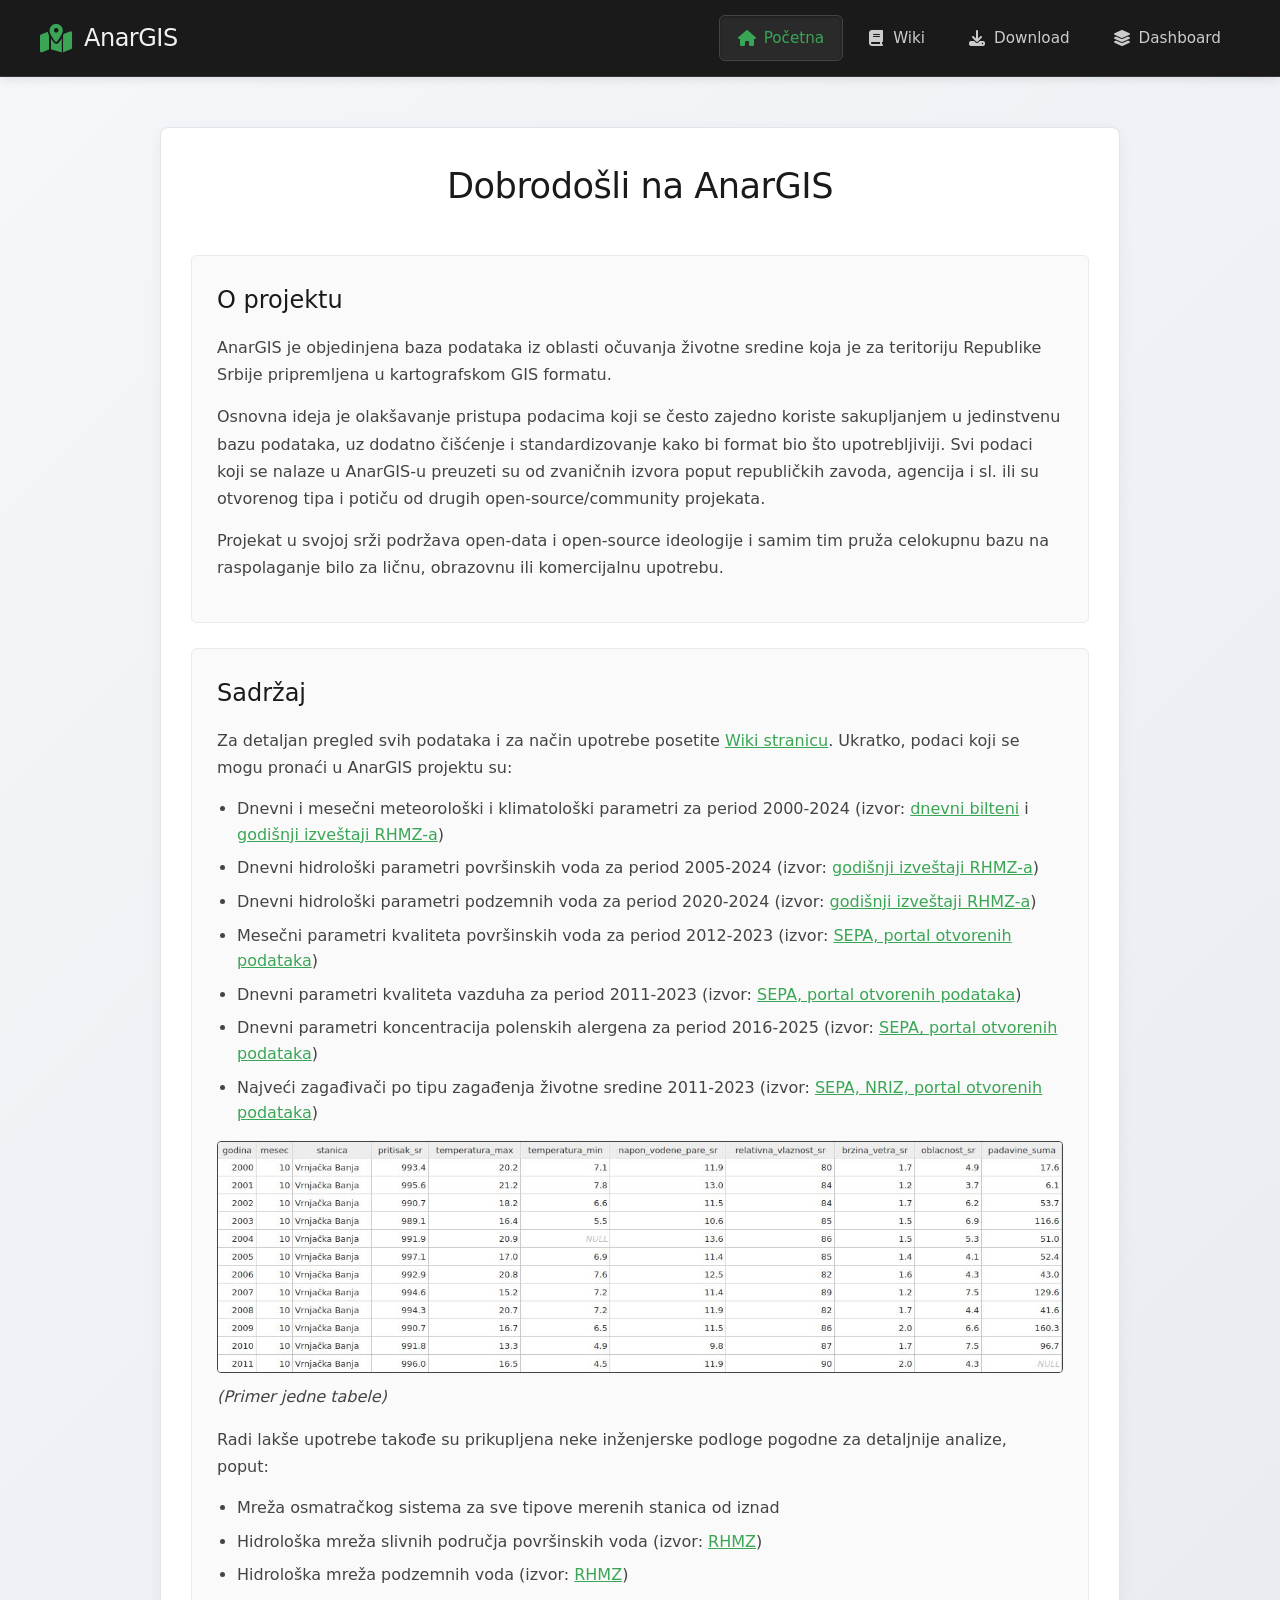
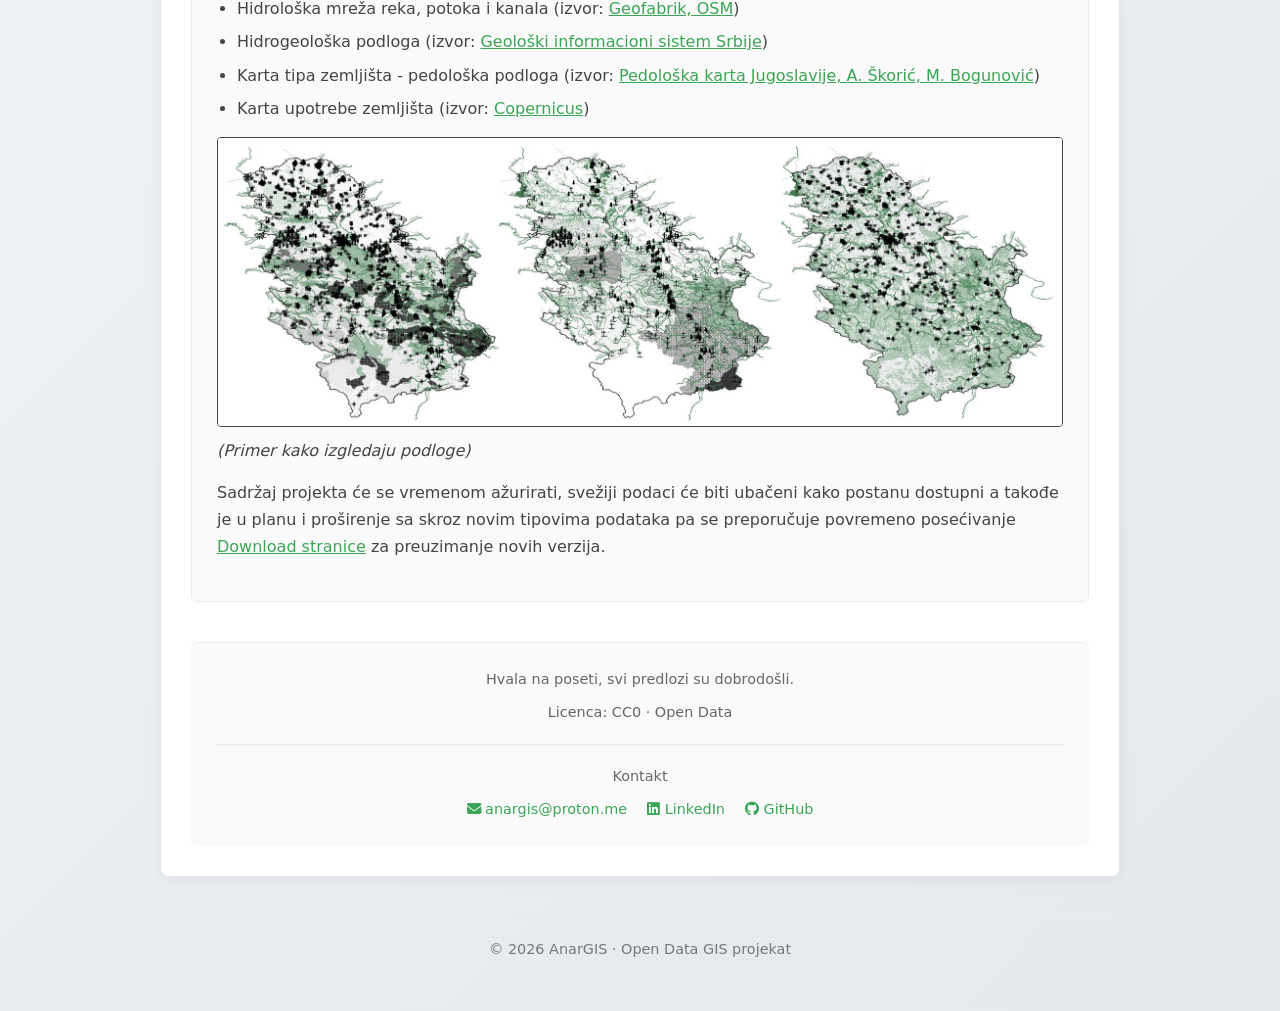
<file: anargis.com/index.html>
<!DOCTYPE html>
<html lang="sr-Latn">
<head>
    <meta charset="UTF-8">
    <meta name="viewport" content="width=device-width, initial-scale=1.0">
    <meta name="description" content="AnarGIS - Open Data GIS projekat za Republiku Srbiju. Objedinjena baza podataka iz oblasti životne sredine u GIS formatu sa meteorološkim, hidrološkim i podacima o kvalitetu životne sredine.">
    <meta property="og:title" content="AnarGIS | Open Data GIS projekat za Srbiju">
    <meta property="og:description" content="AnarGIS - Open Data GIS projekat za Republiku Srbiju. Objedinjena baza podataka iz oblasti životne sredine u GIS formatu sa meteorološkim, hidrološkim i podacima o kvalitetu životne sredine.">
    <meta property="og:image" content="https://anargis.com/img/og-img.jpg">
    <meta property="og:url" content="https://anargis.com/index.html">
    <meta property="og:type" content="website">
    <meta property="og:locale" content="sr_RS">
    <title>AnarGIS</title>
    <link rel="stylesheet" href="style.css">
    <link rel="stylesheet" href="https://cdnjs.cloudflare.com/ajax/libs/font-awesome/6.4.0/css/all.min.css">
</head>
<body>
    <!-- Top Panel Navigation -->
    <header class="top-panel">
        <div class="top-panel-container">
            <div class="logo">
                <i class="fas fa-map-marked-alt"></i>
                <h2>AnarGIS</h2>
            </div>
            <nav class="nav-menu">
                <ul>
                    <li><a href="index.html" class="active"><i class="fas fa-home"></i> Početna</a></li>
                    <li><a href="wiki.html"><i class="fa-solid fa-book"></i> Wiki</a></li>
                    <li><a href="download.html"><i class="fas fa-download"></i> Download</a></li>
                    <li><a href="dashboard.html" target="_blank"><i class="fa-solid fa-layer-group"></i> Dashboard</a></li>
                </ul>
            </nav>
        </div>
    </header>

    <!-- Main Content -->
    <div class="main-content">
        <div class="content-wrapper">
            <header class="main-header">
                <h1 class="centered-title">Dobrodošli na AnarGIS</h1>
            </header>

            <main>
                <section class="content-section">
                    <h2>O projektu</h2>
                    <p>AnarGIS je objedinjena baza podataka iz oblasti očuvanja životne sredine koja je za teritoriju Republike Srbije pripremljena u kartografskom GIS formatu.</p>
                    
                    <p>Osnovna ideja je olakšavanje pristupa podacima koji se često zajedno koriste sakupljanjem u jedinstvenu bazu podataka, uz dodatno čišćenje i standardizovanje kako bi format bio što upotrebljiviji.
                    Svi podaci koji se nalaze u AnarGIS-u preuzeti su od zvaničnih izvora poput republičkih zavoda, agencija i sl. ili su otvorenog tipa i potiču od drugih open-source/community projekata.</p>
                        
                    <p>Projekat u svojoj srži podržava open-data i open-source ideologije i samim tim pruža celokupnu bazu na raspolaganje bilo za ličnu, obrazovnu ili komercijalnu upotrebu.</p>
                </section>

                <section class="content-section">
                    <h2>Sadržaj</h2>
                    
                    <p>Za detaljan pregled svih podataka i za način upotrebe posetite <a href="wiki.html" style="color: #3aa655"; target="_blank">Wiki stranicu</a>. Ukratko, podaci koji se mogu pronaći u AnarGIS projektu su:
                    <ul>
                        <li>Dnevni i mesečni meteorološki i klimatološki parametri za period 2000-2024 (izvor: <a href="https://www.hidmet.gov.rs/latin/meteorologija/op_bilteni.php" target="_blank" rel="noopener" style="color: #3aa655";>dnevni bilteni</a> i <a href="https://www.hidmet.gov.rs/latin/meteorologija/klimatologija_godisnjaci.php" style="color: #3aa655">godišnji izveštaji RHMZ-a</a>)</li>
                        <li>Dnevni hidrološki parametri površinskih voda za period 2005-2024 (izvor: <a href="https://www.hidmet.gov.rs/latin/hidrologija/povrsinske_godisnjaci.php" target="_blank" rel="noopener" style="color: #3aa655">godišnji izveštaji RHMZ-a</a>)</li>
                        <li>Dnevni hidrološki parametri podzemnih voda za period 2020-2024 (izvor: <a href="https://www.hidmet.gov.rs/latin/hidrologija/podzemne/podzemne_godisnjaci.php" target="_blank" rel="noopener" style="color: #3aa655">godišnji izveštaji RHMZ-a</a>)</li>
                        <li>Mesečni parametri kvaliteta površinskih voda za period 2012-2023 (izvor: <a href="https://data.gov.rs/sr/datasets/kvalitet-voda-1/" target="_blank" rel="noopener" style="color: #3aa655">SEPA, portal otvorenih podataka</a>)</li>
                        <li>Dnevni parametri kvaliteta vazduha za period 2011-2023 (izvor: <a href="https://data.gov.rs/sr/datasets/kvalitet-vazdukha/" target="_blank" rel="noopener" style="color: #3aa655">SEPA, portal otvorenih podataka</a>)</li>
                        <li>Dnevni parametri koncentracija polenskih alergena za period 2016-2025 (izvor: <a href="https://data.gov.rs/sr/datasets/polen-objedinjeni-podatsi-od-2016-godine/" target="_blank" rel="noopener" style="color: #3aa655">SEPA, portal otvorenih podataka</a>)</li>
                        <li>Najveći zagađivači po tipu zagađenja životne sredine 2011-2023 (izvor: <a href="https://data.gov.rs/sr/datasets/izvor-zagadjivanja/" target="_blank" rel="noopener" style="color: #3aa655">SEPA, NRIZ, portal otvorenih podataka</a>)</li>
                    </ul>
                    </p>
                    
                    <img src="img/klima_merenja_osnovno_primer.jpg" alt="Primer tabele klimatskih merenja u AnarGIS bazi: temperatura, pritisak, padavine 2000-2024" class="responsive-image">
                    <p><i>(Primer jedne tabele)</i></p>


                    <p>Radi lakše upotrebe takođe su prikupljena neke inženjerske podloge pogodne za detaljnije analize, poput:
                    <ul>
                        <li>Mreža osmatračkog sistema za sve tipove merenih stanica od iznad</li>
                        <li>Hidrološka mreža slivnih područja površinskih voda (izvor: <a href="https://www.hidmet.gov.rs/ciril/hidrologija/povrsinske/index.php" target="_blank" rel="noopener" style="color: #3aa655">RHMZ</a>)</li>
                        <li>Hidrološka mreža podzemnih voda (izvor: <a href="https://www.hidmet.gov.rs/ciril/hidrologija/podzemne/naslovna.php" target="_blank" rel="noopener" style="color: #3aa655">RHMZ</a>)</li>
                        <li>Hidrološka mreža reka, potoka i kanala (izvor: <a href="https://download.geofabrik.de/europe/serbia.html" target="_blank" rel="noopener" style="color: #3aa655">Geofabrik, OSM</a>)</li>
                        <li>Hidrogeološka podloga (izvor: <a href="https://geoliss.mre.gov.rs/prez/geolAtlas/karte/12_hidrogeo.htm" target="_blank" rel="noopener" style="color: #3aa655">Geološki informacioni sistem Srbije</a>)</li>
                        <li>Karta tipa zemljišta - pedološka podloga (izvor: <a href="https://esdac.jrc.ec.europa.eu/content/soil-map-serbia-pedoloska-karta-jugoslavije" target="_blank" rel="noopener" style="color: #3aa655">Pedološka karta Jugoslavije, A. Škorić, M. Bogunović</a>)</li>
                        <li>Karta upotrebe zemljišta (izvor: <a href="https://land.copernicus.eu/en/products/corine-land-cover/clc2018" target="_blank" rel="noopener" style="color: #3aa655">Copernicus</a>)</li>
                    </ul>
                    </p>

                    <img src="img/podloge_primer.jpg" alt="GIS podloge u AnarGIS projektu: hidrološka mreža, tipovi zemljišta i upotreba zemljišta za Srbiju" class="responsive-image">
                    <p><i>(Primer kako izgledaju podloge)</i></p>

                    <p>Sadržaj projekta će se vremenom ažurirati, svežiji podaci će biti ubačeni kako postanu dostupni a takođe je u planu i proširenje sa skroz novim tipovima podataka pa se preporučuje povremeno posećivanje <a href="download.html" style="color: #3aa655"; target="_blank">Download stranice</a> za preuzimanje novih verzija.</p>
                </section>
            </main>

            <footer class="main-footer">
                <p>Hvala na poseti, svi predlozi su dobrodošli.</p>
                <p style="margin-top: 10px; font-size: 0.9rem; color: #666;">Licenca: CC0 · Open Data</p>
                
                <!-- Contact info in footer -->
                <div style="margin-top: 20px; padding-top: 20px; border-top: 1px solid #eaeaea;">
                    <p style="margin-bottom: 10px; font-size: 0.9rem; color: #666;">Kontakt</p>
                    <div style="display: flex; justify-content: center; gap: 20px;">
                        <a href="mailto:anargis@proton.me" target="_blank" rel="noopener" style="color: #3aa655; text-decoration: none;">
                            <i class="fa fa-envelope"></i> anargis@proton.me
                        </a>
                        <a href="https://www.linkedin.com/in/gmitar/" target="_blank" rel="noopener" target="_blank" style="color: #3aa655; text-decoration: none;">
                            <i class="fab fa-linkedin"></i> LinkedIn
                        </a>
                        <a href="https://github.com/gmitar1" target="_blank" rel="noopener" style="color: #3aa655; text-decoration: none;">
                            <i class="fab fa-github"></i> GitHub
                        </a>
                    </div>
                </div>
            </footer>
        </div>
        
        <div class="page-footer">
            <p>© 2026 AnarGIS · Open Data GIS projekat</p>
        </div>
    </div>
</body>
</html>
</file>
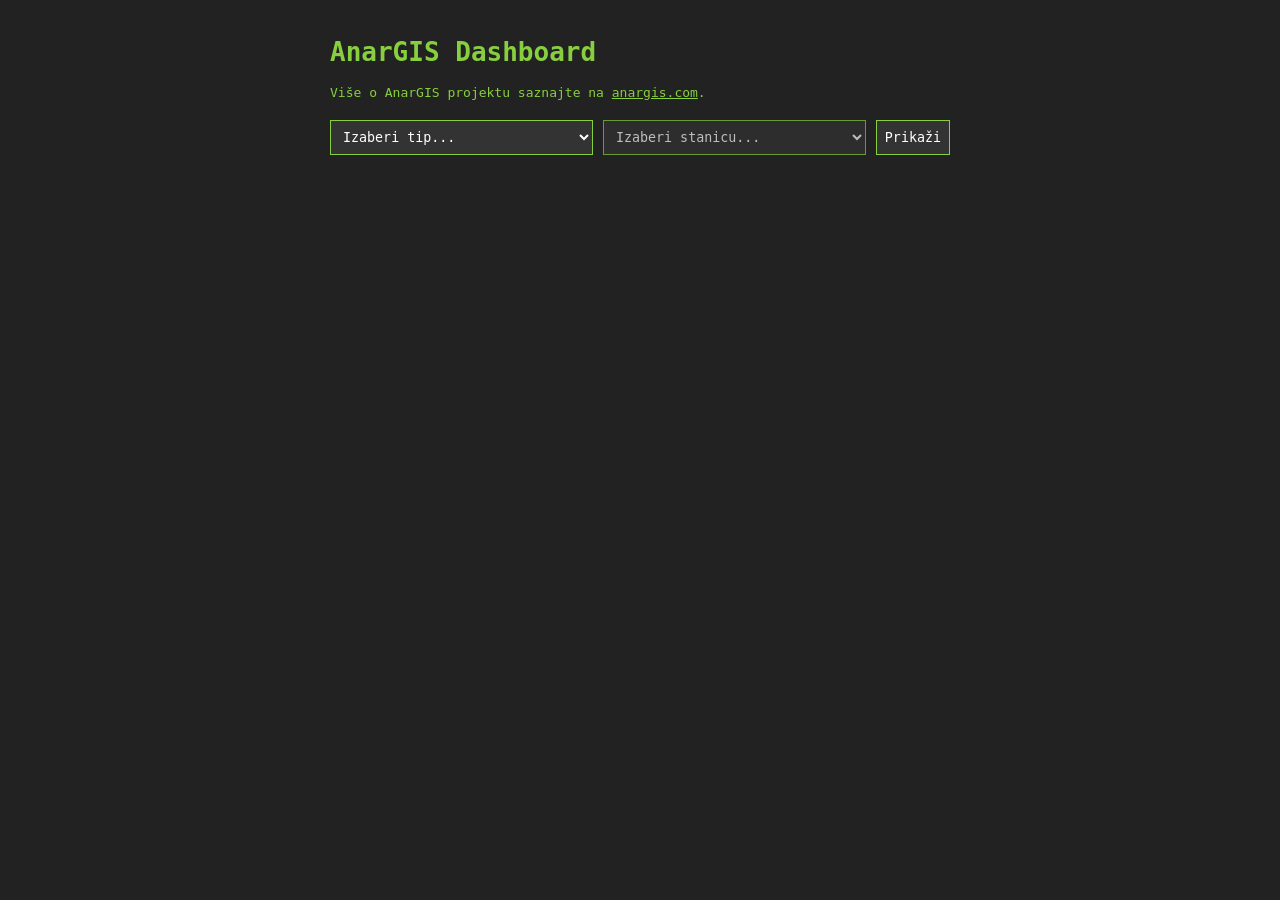
<file: anargis.com/dashboard.html>
<!DOCTYPE html>
<html lang="sr-Latn">
<head>
    <meta charset="UTF-8">
    <meta name="viewport" content="width=device-width, initial-scale=1.0">
    <meta name="description" content="Interaktivni dashboard za vizuelizaciju podataka iz AnarGIS baze.">
    <meta property="og:title" content="AnarGIS Dashboard | Interaktivne vizuelizacije">
    <meta property="og:description" content="Interaktivni dashboard za vizuelizaciju podataka iz AnarGIS baze.">
    <meta property="og:image" content="https://anargis.com/img/og-img.jpg">
    <meta property="og:url" content="https://anargis.com/dashboard.html">
    <meta property="og:type" content="website">
    <meta property="og:locale" content="sr_RS">
    <title>AnarGIS Dashboard</title>
    <style>
        body { 
            background: #222; 
            color: #87cf3e; 
            font-family: monospace; 
            margin: 20px;
            display: flex;
            flex-direction: column;
            align-items: center;
        }
        .container {
            width: 50%;
            max-width: 800px;
        }
        .filter { 
            margin: 20px 0;
            display: flex;
            flex-wrap: nowrap; /* Prevent wrapping */
            gap: 10px; /* Replace margin-left on button */
            width: 100%;
        }

        select { 
            background: #333; 
            color: #fff; 
            border: 1px solid #87cf3e; 
            padding: 8px; 
            font-family: monospace;
            flex: 1; /* Allow dropdowns to grow */
            min-width: 0; /* Allow shrinking */
        }

        button { 
            background: #333; 
            color: #fff; 
            border: 1px solid #87cf3e; 
            padding: 8px; 
            font-family: monospace;
            white-space: nowrap; /* Prevent button text from wrapping */
            flex-shrink: 0; /* Don't let button shrink */
        }

        /* Remove the margin-left from button since we're using gap */
        button { margin-left: 0; }
        .chart { background: #333; border: 1px solid #87cf3e; margin: 20px 0; padding: 15px; }
        img { width: 100%; border: 1px solid #345018; }
    </style>
</head>
<body>
    <div class="container">
        <h1>AnarGIS Dashboard</h1>
        
        <p>Više o AnarGIS projektu saznajte na <a href="https://anargis.com/" style="color: #87cf3e"; target="_blank">anargis.com</a>.</p>

        <div class="filter">
            <select id="type">
                <option>Izaberi tip...</option>
            </select>
            
            <select id="station" disabled>
                <option>Izaberi stanicu...</option>
            </select>
            
            <button onclick="load()">Prikaži</button>
        </div>
        
        <div id="charts"></div>
    </div>

    <script>
        let config = {};
        
        // Load config
        fetch('config.json')
            .then(r => r.json())
            .then(data => {
                config = data;
                let html = '<option>Izaberi tip...</option>';
                for(let key in config.measurementTypes) {
                    html += `<option value="${key}">${config.measurementTypes[key].name}</option>`;
                }
                document.getElementById('type').innerHTML = html;
            })
            .catch(e => console.log('Greška:', e));
        
        // When type changes, load stations
        document.getElementById('type').onchange = async function() {
            const type = this.value;
            if(!type) return;
            
            const file = config.measurementTypes[type].stationFile;
            const stations = await (await fetch(file)).json();
            
            let html = '<option>Izaberi stanicu...</option>';
            
            // Sort differently based on measurement type
            if (type.includes('pvode') || type.includes('pdvode')) {
                // For pvode/pdvode: sort by river/telo first, then by station name
                stations.sort((a, b) => {
                    // Get the sorting key (river or telo)
                    const aKey = a.reka || a.telo || '';
                    const bKey = b.reka || b.telo || '';
                    
                    // First compare by river/telo
                    if (aKey < bKey) return -1;
                    if (aKey > bKey) return 1;
                    
                    // If same river/telo, sort by station name
                    return a.naziv.localeCompare(b.naziv);
                });
            } else {
                // For other types: sort by station name only
                stations.sort((a, b) => a.naziv.localeCompare(b.naziv));
            }
            
            stations.forEach(s => {
                // Add river or telo info to dropdown for pvode and pdvode
                let extraInfo = '';
                if (type.includes('pvode') || type.includes('pdvode')) {
                    if (s.reka) {
                        extraInfo = ` (${s.reka})`;
                    } else if (s.telo) {
                        extraInfo = ` (${s.telo})`;
                    }
                }
                html += `<option value="${s.id}">${s.naziv}${extraInfo}</option>`;
            });
            
            document.getElementById('station').innerHTML = html;
            document.getElementById('station').disabled = false;
        };
        
        // Load charts and station summary
        function load() {
            const type = document.getElementById('type').value;
            const station = document.getElementById('station').value;
            if(!type || !station) return alert('Izaberi tip i stanicu');
            
            // First load station data to show summary
            const stationFile = config.measurementTypes[type].stationFile;
            fetch(stationFile)
                .then(r => r.json())
                .then(stations => {
                    const stationData = stations.find(s => s.id === station);
                    let html = '';
                    
                    // Station summary section
                    if (stationData) {
                        html += `<div class="station-summary" style="background: #333; border: 1px solid #87cf3e; padding: 15px; margin: 20px 0; color: #87cf3e; font-family: monospace;">
                            <h3 style="margin-top: 0; color: #87cf3e;">Informacije o stanici</h3>`;
                        
                        // Show available properties based on station type
                        html += `<p><strong>ID:</strong> ${stationData.id}</p>`; // Added ID here
                        html += `<p><strong>Naziv:</strong> ${stationData.naziv}</p>`;
                        
                        if (stationData.reka) {
                            html += `<p><strong>Reka:</strong> ${stationData.reka}</p>`;
                        }
                        if (stationData.telo) {
                            html += `<p><strong>Telo:</strong> ${stationData.telo}</p>`;
                        }
                        if (stationData.nadmorska_visina) {
                            html += `<p><strong>Nadmorska visina:</strong> ${stationData.nadmorska_visina} m</p>`;
                        }
                        
                        // Always show coordinates if available
                        if (stationData.geografska_sirina && stationData.geografska_duzina) {
                            html += `<p><strong>Koordinate:</strong> ${stationData.geografska_sirina}° N, ${stationData.geografska_duzina}° E</p>`;
                        }
                        
                        html += `</div>`;
                    }
                    
                    // Now load the charts
                    const metrics = config.metrics[type] || [];
                    
                    metrics.forEach(metric => {
                        const file = `${type}_${station}_${metric}.png`;
                        const path = `img/grafici/${type}/${file}`;
                        
                        html += `
                        <div class="chart">
                            <img src="${path}" alt="${metric}" onerror="this.parentNode.innerHTML='<p>Nema: ${file}</p>';">
                        </div>`;
                    });
                    
                    document.getElementById('charts').innerHTML = html || '<p>Nema grafova</p>';
                })
                .catch(e => {
                    console.log('Greška pri učitavanju stanice:', e);
                    document.getElementById('charts').innerHTML = '<p>Greška pri učitavanju podataka o stanici</p>';
                });
        }
    </script>
</body>
</html>
</file>
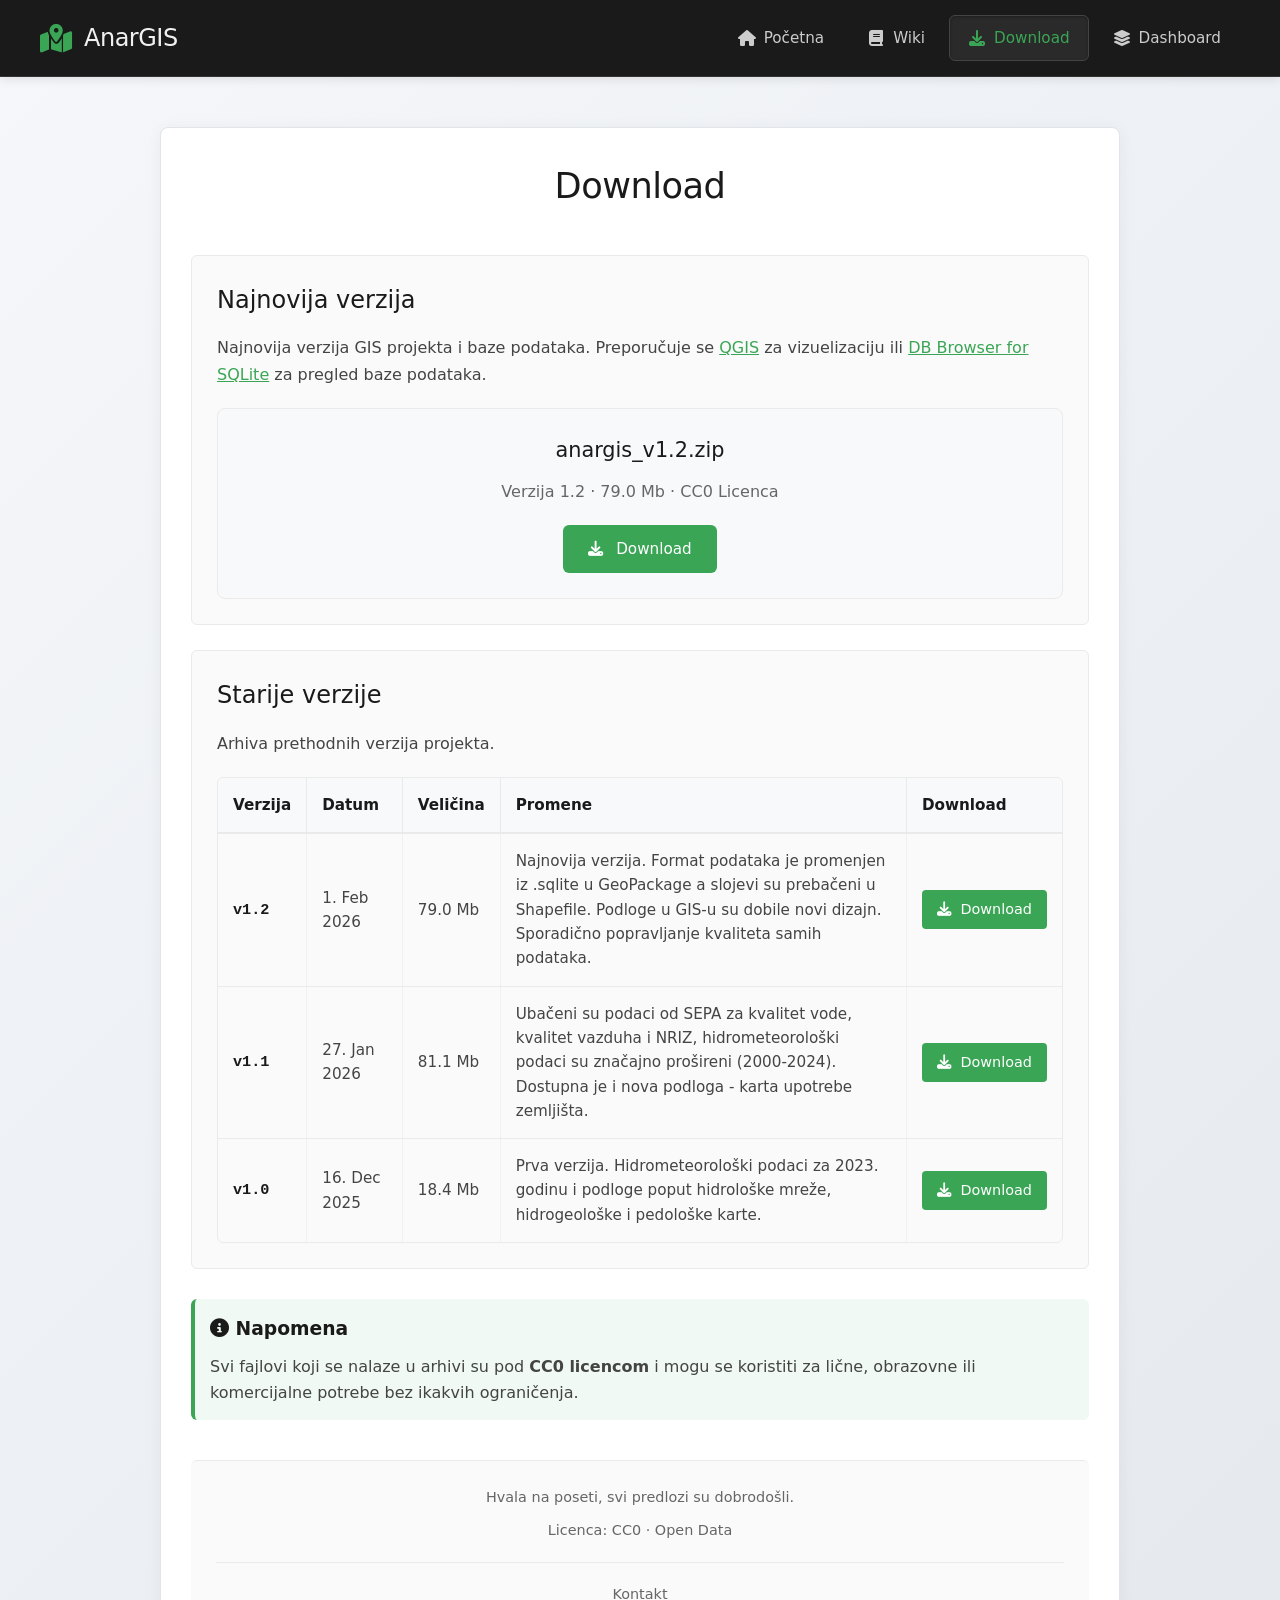
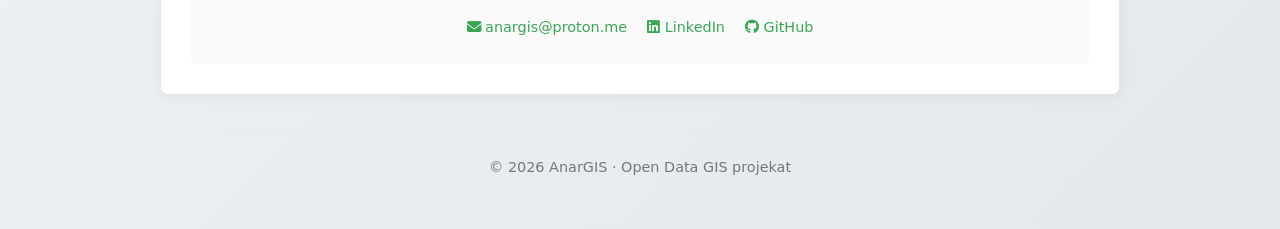
<file: anargis.com/download.html>
<!DOCTYPE html>
<html lang="sr-Latn">
<head>
    <meta charset="UTF-8">
    <meta name="viewport" content="width=device-width, initial-scale=1.0">
    <meta name="description" content="Preuzmite najnoviju verziju AnarGIS projekata. GIS projekat sa GeoPackage bazom podataka iz oblasti životne sredine u GIS formatu sa meteorološkim, hidrološkim i podacima o kvalitetu životne sredine. CC0 licenca.">
    <meta property="og:title" content="AnarGIS | Preuzimanje baze podataka">
    <meta property="og:description" content="Preuzmite najnoviju verziju AnarGIS projekata. GIS projekat sa GeoPackage bazom podataka iz oblasti životne sredine u GIS formatu sa meteorološkim, hidrološkim i podacima o kvalitetu životne sredine. CC0 licenca.">
    <meta property="og:image" content="https://anargis.com/img/og-img.jpg">
    <meta property="og:url" content="https://anargis.com/download.html">
    <meta property="og:type" content="website">
    <meta property="og:locale" content="sr_RS">
    <title>AnarGIS | Download</title>
    <link rel="stylesheet" href="style.css">
    <link rel="stylesheet" href="https://cdnjs.cloudflare.com/ajax/libs/font-awesome/6.4.0/css/all.min.css">
</head>
<body>
    <!-- Top Panel Navigation -->
    <header class="top-panel">
        <div class="top-panel-container">
            <div class="logo">
                <i class="fas fa-map-marked-alt"></i>
                <h2>AnarGIS</h2>
            </div>
            <nav class="nav-menu">
                <ul>
                    <li><a href="index.html"><i class="fas fa-home"></i> Početna</a></li>
                    <li><a href="wiki.html"><i class="fa-solid fa-book"></i> Wiki</a></li>
                    <li><a href="download.html" class="active"><i class="fas fa-download"></i> Download</a></li>
                    <li><a href="dashboard.html" target="_blank"><i class="fa-solid fa-layer-group"></i> Dashboard</a></li>
                </ul>
            </nav>
        </div>
    </header>

    <div class="main-content">
        <div class="content-wrapper">
            <header class="main-header">
                <h1 class="centered-title">Download</h1>
            </header>

            <main>
                <section class="content-section">
                    <h2>Najnovija verzija</h2>
                    <p>Najnovija verzija GIS projekta i baze podataka. Preporučuje se <a href="https://qgis.org" target="_blank" rel="noopener" style="color: #3aa655"; target="_blank">QGIS</a> za vizuelizaciju ili <a href="https://sqlitebrowser.org/" target="_blank" rel="noopener" style="color: #3aa655"; target="_blank">DB Browser for SQLite</a> za pregled baze podataka.</p>
                    
                    <div class="download-items">
                        <div class="download-card">
                            <h3>anargis_v1.2.zip</h3>
                            <p>Verzija 1.2 · 79.0 Mb · CC0 Licenca</p>
                            <a href="https://anargis.com/downloads/anargis_v1.2.zip" class="download-button"><i class="fas fa-download"></i> Download</a>
                        </div>
                    </div>
                </section>

                <section class="content-section">
                    <h2>Starije verzije</h2>
                    <p>Arhiva prethodnih verzija projekta.</p>
                    
                    <div class="versions-table-container">
                        <table class="versions-table">
                            <thead>
                                <tr>
                                    <th scope="col">Verzija</th>
                                    <th scope="col">Datum</th>
                                    <th scope="col">Veličina</th>
                                    <th scope="col">Promene</th>
                                    <th scope="col">Download</th>
                                </tr>
                            </thead>
                            <tbody>
                                <tr>
                                    <td>v1.2</td>
                                    <td>1. Feb 2026</td>
                                    <td>79.0 Mb</td>
                                    <td>Najnovija verzija. Format podataka je promenjen iz .sqlite u GeoPackage a slojevi su prebačeni u Shapefile. Podloge u GIS-u su dobile novi dizajn. Sporadično popravljanje kvaliteta samih podataka.</td>
                                    <td><a href="https://anargis.com/downloads/anargis_v1.2.zip" class="table-download-link"><i class="fas fa-download"></i> Download</a></td>
                                </tr>
                                <tr>
                                    <td>v1.1</td>
                                    <td>27. Jan 2026</td>
                                    <td>81.1 Mb</td>
                                    <td>Ubačeni su podaci od SEPA za kvalitet vode, kvalitet vazduha i NRIZ, hidrometeorološki podaci su značajno prošireni (2000-2024). Dostupna je i nova podloga - karta upotrebe zemljišta.</td>
                                    <td><a href="https://anargis.com/downloads/anargis_v1.1.zip" class="table-download-link"><i class="fas fa-download"></i> Download</a></td>
                                </tr>
                                <tr>
                                    <td>v1.0</td>
                                    <td>16. Dec 2025</td>
                                    <td>18.4 Mb</td>
                                    <td>Prva verzija. Hidrometeorološki podaci za 2023. godinu i podloge poput hidrološke mreže, hidrogeološke i pedološke karte.</td>
                                    <td><a href="https://anargis.com/downloads/anargis_v1.0.zip" class="table-download-link"><i class="fas fa-download"></i> Download</a></td>
                                </tr>
                            </tbody>
                        </table>
                    </div>
                </section>
                
                <div style="margin-top: 30px; padding: 15px; background: #f0f9f3; border-radius: 6px; border-left: 4px solid #3aa655;">
                    <h3 style="color: #1a1a1a; margin-bottom: 10px;"><i class="fas fa-info-circle"></i> Napomena</h3>
                    <p style="margin: 0; color: #444;">Svi fajlovi koji se nalaze u arhivi su pod <strong>CC0 licencom</strong> i mogu se koristiti za lične, obrazovne ili komercijalne potrebe bez ikakvih ograničenja.</p>
                </div>
            </main>

            <footer class="main-footer">
                        <p>Hvala na poseti, svi predlozi su dobrodošli.</p>
                        <p style="margin-top: 10px; font-size: 0.9rem; color: #666;">Licenca: CC0 · Open Data</p>
                        
                        <!-- Contact info in footer -->
                        <div style="margin-top: 20px; padding-top: 20px; border-top: 1px solid #eaeaea;">
                            <p style="margin-bottom: 10px; font-size: 0.9rem; color: #666;">Kontakt</p>
                            <div style="display: flex; justify-content: center; gap: 20px;">
                                <a href="mailto:anargis@proton.me" target="_blank" style="color: #3aa655; text-decoration: none;">
                            <i class="fa fa-envelope"></i> anargis@proton.me
                        </a>
                                <a href="https://www.linkedin.com/in/gmitar/" target="_blank" style="color: #3aa655; text-decoration: none;">
                                    <i class="fab fa-linkedin"></i> LinkedIn
                                </a>
                                <a href="https://github.com/gmitar1" target="_blank" style="color: #3aa655; text-decoration: none;">
                                    <i class="fab fa-github"></i> GitHub
                                </a>
                            </div>
                        </div>
                    </footer>
        </div>

        <div class="page-footer">
            <p>© 2026 AnarGIS · Open Data GIS projekat</p>
        </div>
    </div>
</body>
</html>
</file>
<file: anargis.com/style.css>
/* Reset and base styles */
* {
    margin: 0;
    padding: 0;
    box-sizing: border-box;
}

body {
    font-family: 'Segoe UI', 'Noto Sans', 'Ubuntu', 'DejaVu Sans', Tahoma, Geneva, Verdana, sans-serif;
    line-height: 1.6;
    color: #333;
    background-color: #f9f9f9;
    background-image: linear-gradient(135deg, #f5f7fa 0%, #e4e8ed 100%);
}

/* Top Panel Styles */
.top-panel {
    background: #1a1a1a;
    color: #e0e0e0;
    padding: 0 20px;
    box-shadow: 0 2px 10px rgba(0, 0, 0, 0.1);
    position: sticky;
    top: 0;
    z-index: 1000;
    border-bottom: 1px solid #333;
}

.top-panel-container {
    max-width: 1200px;
    margin: 0 auto;
    display: flex;
    justify-content: space-between;
    align-items: center;
    padding: 15px 0;
}

.logo {
    display: flex;
    align-items: center;
    gap: 12px;
}

.logo i {
    font-size: 1.8rem;
    color: #3aa655; /* Open source green */
}

.logo h2 {
    font-size: 1.5rem;
    font-weight: 400;
    color: #f0f0f0;
    letter-spacing: -0.5px;
}

/* Navigation Menu */
.nav-menu ul {
    display: flex;
    list-style: none;
    gap: 5px;
}

.nav-menu li {
    margin: 0;
}

.nav-menu a {
    display: flex;
    align-items: center;
    padding: 10px 18px;
    color: #ccc;
    text-decoration: none;
    transition: all 0.2s ease;
    border-radius: 6px;
    font-size: 0.95rem;
    border: 1px solid transparent;
}

.nav-menu a:hover {
    background-color: #2a2a2a;
    color: #fff;
    border-color: #444;
}

.nav-menu a.active {
    background-color: #2a2a2a;
    color: #3aa655;
    border: 1px solid #444;
    box-shadow: inset 0 1px 3px rgba(0, 0, 0, 0.3);
}

.nav-menu i {
    margin-right: 8px;
    width: 18px;
    text-align: center;
    font-size: 1rem;
}

/* Main Content Styles */
.main-content {
    padding: 30px 20px;
    max-width: 1000px;
    margin: 0 auto;
}

.content-wrapper {
    background: #fff;
    padding: 30px;
    border-radius: 8px;
    box-shadow: 0 2px 15px rgba(0, 0, 0, 0.05);
    border: 1px solid #e1e4e8;
    margin-top: 20px;
}

.main-header {
    text-align: center;
    margin-bottom: 20px;
    padding-bottom: 10px;
}

.centered-title {
    font-size: 2.2rem;
    color: #1a1a1a;
    margin-bottom: 10px;
    font-weight: 300;
    letter-spacing: -0.5px;
}

.subtitle {
    font-size: 1.1rem;
    color: #666;
    font-weight: 300;
}

/* Content Sections */
.content-section {
    background: #fafafa;
    padding: 25px;
    margin-bottom: 25px;
    border-radius: 6px;
    border-left: 4px solid #3aa655;
    border: 1px solid #eaeaea;
    transition: all 0.2s ease;
}

.content-section:hover {
    border-color: #ccc;
    background: #f8f9fa;
}

.content-section h2 {
    color: #1a1a1a;
    margin-bottom: 15px;
    font-size: 1.5rem;
    font-weight: 400;
    display: flex;
    align-items: center;
}

.content-section h2 i {
    margin-right: 10px;
    color: #3aa655;
}

.content-section p {
    margin-bottom: 15px;
    line-height: 1.7;
    color: #444;
}

.content-section ul {
    margin-left: 20px;
    margin-bottom: 15px;
}

.content-section li {
    margin-bottom: 8px;
    color: #444;
}

.main-footer {
    text-align: center;
    padding: 25px;
    color: #666;
    font-size: 0.9rem;
    border-top: 1px solid #eaeaea;
    margin-top: 40px;
    background: #fafafa;
    border-radius: 6px;
}

/* Wiki page specific styles */
.wiki-categories {
    display: grid;
    grid-template-columns: repeat(auto-fit, minmax(240px, 1fr));
    gap: 20px;
    margin-top: 20px;
}

.category-card {
    background: #f8f9fa;
    padding: 20px;
    border-radius: 6px;
    border: 1px solid #eaeaea;
    transition: all 0.2s ease;
}

.category-card:hover {
    background: #f0f2f5;
    border-color: #ccc;
    transform: translateY(-2px);
}

.category-card h3 {
    color: #1a1a1a;
    margin-bottom: 10px;
    font-size: 1.2rem;
    font-weight: 400;
    display: flex;
    align-items: center;
}

.category-card h3 i {
    margin-right: 8px;
    color: #3aa655;
}

/* Download page specific styles */
.download-items {
    display: grid;
    grid-template-columns: repeat(auto-fit, minmax(300px, 1fr));
    gap: 25px;
    margin-top: 20px;
}

.download-card {
    background: #f8f9fa;
    padding: 25px;
    border-radius: 8px;
    text-align: center;
    border: 1px solid #eaeaea;
    transition: all 0.2s ease;
}

.download-card:hover {
    border-color: #3aa655;
    background: #f0f9f3;
}

.download-card h3 {
    color: #1a1a1a;
    margin-bottom: 10px;
    font-size: 1.3rem;
    font-weight: 400;
}

.download-card p {
    color: #666;
    margin-bottom: 20px;
}

.download-button {
    display: inline-block;
    background: #3aa655;
    color: white;
    padding: 12px 25px;
    border-radius: 6px;
    text-decoration: none;
    font-weight: 500;
    transition: background 0.2s ease;
    border: none;
    cursor: pointer;
    font-size: 0.95rem;
    white-space: nowrap;
}

.download-button:hover {
    background: #2e8b47;
}

.download-button i {
    margin-right: 8px;
}

/* Kontakt page specific styles */
.contact-info {
    display: grid;
    grid-template-columns: repeat(auto-fit, minmax(250px, 1fr));
    gap: 25px;
    margin-top: 20px;
}

.contact-item {
    display: flex;
    align-items: flex-start;
    background: #f8f9fa;
    padding: 20px;
    border-radius: 8px;
    border: 1px solid #eaeaea;
}

.contact-item i {
    font-size: 1.4rem;
    color: #3aa655;
    margin-right: 15px;
    margin-top: 3px;
}

.contact-item h3 {
    color: #1a1a1a;
    margin-bottom: 5px;
    font-size: 1.1rem;
    font-weight: 400;
}

.contact-item p {
    color: #444;
}

.contact-item a {
    color: #3aa655;
    text-decoration: none;
    transition: color 0.2s ease;
}

.contact-item a:hover {
    color: #2e8b47;
    text-decoration: underline;
}

/* Footer at the bottom of the page */
.page-footer {
    text-align: center;
    padding: 20px;
    color: #777;
    font-size: 0.9rem;
    margin-top: 40px;
    border-top: 1px solid #eaeaea;
}

/* Code-like elements for open-source feel */
.code-block {
    font-family: 'Monaco', 'Menlo', 'Ubuntu Mono', monospace;
    background: #f6f8fa;
    padding: 15px;
    border-radius: 6px;
    border: 1px solid #e1e4e8;
    margin: 15px 0;
    font-size: 0.9rem;
    color: #24292e;
    overflow-x: auto;
}

/* Versions Table Styles */
.versions-table-container {
    overflow-x: auto;
    margin-top: 20px;
    border-radius: 6px;
    border: 1px solid #eaeaea;
}

.versions-table {
    width: 100%;
    border-collapse: collapse;
    font-size: 0.95rem;
}

.versions-table thead {
    background: #f8f9fa;
    border-bottom: 2px solid #eaeaea;
}

.versions-table th {
    padding: 15px;
    text-align: left;
    font-weight: 600;
    color: #1a1a1a;
    border-right: 1px solid #eaeaea;
}

.versions-table th:last-child {
    border-right: none;
}

.versions-table td {
    padding: 15px;
    border-bottom: 1px solid #eaeaea;
    border-right: 1px solid #f0f0f0;
    color: #444;
}

.versions-table td:last-child {
    border-right: none;
}

.versions-table tbody tr {
    transition: background-color 0.2s ease;
}

.versions-table tbody tr:hover {
    background-color: #f8f9fa;
}

.versions-table tbody tr:last-child td {
    border-bottom: none;
}

.table-download-link {
    display: inline-block;
    background: #3aa655;
    color: white;
    padding: 8px 15px;
    border-radius: 4px;
    text-decoration: none;
    font-size: 0.9rem;
    transition: background 0.2s ease;
    white-space: nowrap;
}

.table-download-link:hover {
    background: #2e8b47;
}

.table-download-link i {
    margin-right: 5px;
}

/* Make the version number stand out */
.versions-table td:first-child {
    font-weight: 600;
    color: #1a1a1a;
    font-family: 'Monaco', 'Menlo', 'Ubuntu Mono', monospace;
}

/* Images */

.responsive-image {
  max-width: 100%;
  height: auto;
  display: block;
  margin: 10px auto;
  
  /* Border properties */
  border: 1px solid #444; /* Your theme color */
  border-radius: 4px; /* Optional rounded corners */
}

/* Responsive styles */

/* Responsive table */
@media (max-width: 768px) {
    .versions-table {
        font-size: 0.9rem;
    }
    
    .versions-table th,
    .versions-table td {
        padding: 10px 8px;
    }
    
    .table-download-link {
        padding: 6px 10px;
        font-size: 0.85rem;
    }
}

@media (max-width: 480px) {
    .versions-table th,
    .versions-table td {
        padding: 8px 6px;
        font-size: 0.85rem;
    }
    
    .table-download-link {
        padding: 5px 8px;
        font-size: 0.8rem;
    }
}

@media (max-width: 768px) {
    .top-panel-container {
        flex-direction: column;
        gap: 15px;
    }
    
    .nav-menu ul {
        flex-wrap: wrap;
        justify-content: center;
        gap: 5px;
    }
    
    .nav-menu a {
        padding: 8px 12px;
        font-size: 0.9rem;
    }
    
    .centered-title {
        font-size: 1.8rem;
    }
    
    .content-wrapper {
        padding: 20px;
    }
    
    .main-content {
        padding: 20px 10px;
    }
}

@media (max-width: 480px) {
    .nav-menu ul {
        flex-direction: column;
        width: 100%;
    }
    
    .nav-menu li {
        width: 100%;
    }
    
    .nav-menu a {
        justify-content: center;
        padding: 10px;
    }
    
    .wiki-categories,
    .download-items,
    .contact-info {
        grid-template-columns: 1fr;
    }
}

/* Wiki Layout Styles */
.wiki-layout .content-wrapper {
    max-width: 1200px;
    margin: 0 auto;
    padding: 30px 20px;
}

.wiki-container {
    display: flex;
    gap: 40px;
    margin-top: 30px;
}

/* Wiki Sidebar */
.wiki-sidebar {
    flex: 0 0 240px;
    position: sticky;
    top: 100px;
    height: fit-content;
    max-height: calc(100vh - 140px);
    overflow-y: auto;
}

.toc-container {
    background: #f8f9fa;
    padding: 25px;
    border-radius: 8px;
    border: 1px solid #eaeaea;
    box-shadow: 0 2px 8px rgba(0,0,0,0.05);
}

.toc-container h3 {
    color: #1a1a1a;
    margin-bottom: 20px;
    font-size: 1.2rem;
    font-weight: 500;
    display: flex;
    align-items: center;
    gap: 10px;
}

.toc-nav ul {
    list-style: none;
    padding: 0;
    margin: 0;
}

.toc-nav li {
    margin-bottom: 12px;
    border-left: 3px solid transparent;
    transition: all 0.2s ease;
    padding-left: 5px;
}

.toc-nav li:hover {
    border-left-color: #3aa655;
}

.toc-nav li.active {
    border-left-color: #3aa655;
    background: #f0f9f3;
}

.toc-nav a {
    display: flex;
    align-items: center;
    gap: 10px;
    color: #444;
    text-decoration: none;
    padding: 8px 12px;
    border-radius: 4px;
    transition: all 0.2s ease;
}

.toc-nav a:hover {
    background: #f0f2f5;
    color: #1a1a1a;
}

.toc-nav i {
    color: #3aa655;
    width: 18px;
    font-size: 0.9rem;
}

.sidebar-note {
    margin-top: 30px;
    padding-top: 20px;
    border-top: 1px solid #eaeaea;
}

.sidebar-note h4 {
    color: #1a1a1a;
    margin-bottom: 15px;
    font-size: 1.1rem;
    font-weight: 500;
    display: flex;
    align-items: center;
    gap: 8px;
}

.sidebar-link {
    display: flex;
    align-items: center;
    gap: 10px;
    color: #3aa655;
    text-decoration: none;
    padding: 10px 15px;
    background: #f0f9f3;
    border-radius: 6px;
    margin-bottom: 10px;
    transition: all 0.2s ease;
    border: 1px solid #d4eeda;
}

.sidebar-link:hover {
    background: #e6f4ea;
    border-color: #3aa655;
}

/* Wiki Content */
.wiki-content {
    flex: 1;
    min-width: 0; /* Prevents flexbox overflow */
}

.doc-section {
    background: #fff;
    padding: 30px;
    margin-bottom: 40px;
    border-radius: 8px;
    border: 1px solid #eaeaea;
    box-shadow: 0 2px 10px rgba(0,0,0,0.03);
}

#quick-start,
#data-structure,
#database-guide,
#tabele-meteorologija,
#tabele-povrsinske-vode,
#tabele-podzemne-vode,
#tabele-kvalitet-vazduha,
#tabele-kvalitet-vode,
#tabele-polen,
#tabele-zagadjenje,
#slojevi-opsti,
#slojevi-povrsinske-vode,
#slojevi-slivovi,
#slojevi-podzemne-vode,
#slojevi-podloge {
    scroll-margin-top: 100px;
}

.doc-section h2 {
    color: #1a1a1a;
    margin-bottom: 25px;
    font-size: 1.8rem;
    font-weight: 400;
    border-bottom: 2px solid #f0f0f0;
    padding-bottom: 15px;
    display: flex;
    align-items: center;
    gap: 12px;
}

.doc-section h2 i {
    color: #3aa655;
}

.doc-section h3 {
    color: #1a1a1a;
    margin: 25px 0 15px;
    font-size: 1.3rem;
    font-weight: 500;
}

.doc-section h4 {
    color: #1a1a1a;
    margin: 20px 0 10px;
    font-size: 1.1rem;
    font-weight: 500;
}

.doc-section p, .doc-section li {
    line-height: 1.7;
    color: #444;
    margin-bottom: 15px;
}

/* Info and Warning Boxes */
.info-box, .warning-box {
    padding: 20px;
    border-radius: 6px;
    margin: 25px 0;
    border-left: 4px solid;
}

.info-box {
    background: #f0f9f3;
    border-left-color: #3aa655;
    border: 1px solid #d4eeda;
}

.warning-box {
    background: #fff8e6;
    border-left-color: #ffc107;
    border: 1px solid #ffeaa7;
}

.info-box h4, .warning-box h4 {
    display: flex;
    align-items: center;
    gap: 10px;
    margin-top: 0;
    margin-bottom: 10px;
}

/* Tool Options */
.tool-options {
    display: grid;
    grid-template-columns: repeat(auto-fit, minmax(300px, 1fr));
    gap: 25px;
    margin: 25px 0;
}

.tool-option {
    background: #f8f9fa;
    padding: 25px;
    border-radius: 6px;
    border: 1px solid #eaeaea;
}

.tool-option h4 {
    display: flex;
    align-items: center;
    gap: 10px;
    color: #1a1a1a;
    margin-bottom: 15px;
}

.tool-option ol, .tool-option ul {
    margin-left: 20px;
}

.tool-option li {
    margin-bottom: 8px;
}

/* Tutorial Steps */
.tutorial-step {
    background: #f8f9fa;
    padding: 20px;
    border-radius: 6px;
    margin: 20px 0;
    border-left: 4px solid #3aa655;
}

.tutorial-step h4 {
    color: #1a1a1a;
    margin-top: 0;
    margin-bottom: 10px;
}

/* Data Tables */
.table-container {
    overflow-x: auto;
    margin: 25px 0;
    border-radius: 6px;
    border: 1px solid #eaeaea;
}

.data-table {
    width: 100%;
    border-collapse: collapse;
    font-size: 0.95rem;
}

.data-table thead {
    background: #f8f9fa;
    border-bottom: 2px solid #eaeaea;
}

.data-table th {
    padding: 15px;
    text-align: left;
    font-weight: 600;
    color: #1a1a1a;
    border-right: 1px solid #eaeaea;
}

.data-table td {
    padding: 15px;
    border-bottom: 1px solid #eaeaea;
    color: #444;
}

.data-table tbody tr:hover {
    background-color: #f8f9fa;
}

.data-table code {
    background: #333;
    padding: 2px 6px;
    border-radius: 4px;
    font-family: 'Monaco', 'Menlo', 'Ubuntu Mono', monospace;
    font-size: 0.9rem;
    color: #f8f9fa;
}

/* FAQ */
.faq-item {
    background: #f8f9fa;
    padding: 25px;
    border-radius: 6px;
    margin-bottom: 20px;
    border: 1px solid #eaeaea;
}

.faq-item h3 {
    color: #1a1a1a;
    margin-top: 0;
    margin-bottom: 15px;
    font-size: 1.2rem;
}

.faq-item p {
    margin-bottom: 0;
}

/* Code Blocks */

.code-block {
    font-family: 'Monaco', 'Menlo', 'Ubuntu Mono', monospace;
    background: #1e1e1e;
    color: #d4d4d4;
    padding: 20px;
    border-radius: 6px;
    margin: 20px 0;
    overflow-x: auto;
    line-height: 1.5;
    font-size: 0.9rem;
}

.code-comment {
    color: #6a9955;
}

.code-keyword {
    color: #569cd6;
}

.code-string {
    color: #ce9178;
}

/* Documentation Footer */
.doc-footer {
    text-align: center;
    padding: 30px;
    color: #666;
    font-size: 0.9rem;
    border-top: 1px solid #eaeaea;
    margin-top: 40px;
    background: #fafafa;
    border-radius: 6px;
}

.doc-footer i {
    color: #3aa655;
    margin-right: 8px;
}

/* Responsive Wiki Layout */
@media (max-width: 1024px) {
    .wiki-container {
        flex-direction: column;
        gap: 30px;
    }
    
    .wiki-sidebar {
        flex: none;
        width: 100%;
        position: static;
        max-height: none;
    }
    
    .toc-container {
        position: static;
    }
}

@media (max-width: 768px) {
    .tool-options {
        grid-template-columns: 1fr;
    }
    
    .doc-section {
        padding: 20px;
    }
    
    .wiki-layout .content-wrapper {
        padding: 20px 15px;
    }
}

@media (max-width: 480px) {
    .wiki-container {
        gap: 20px;
    }
    
    .doc-section h2 {
        font-size: 1.5rem;
    }
    
    .code-block {
        font-size: 0.85rem;
        padding: 15px;
    }
}
</file>
